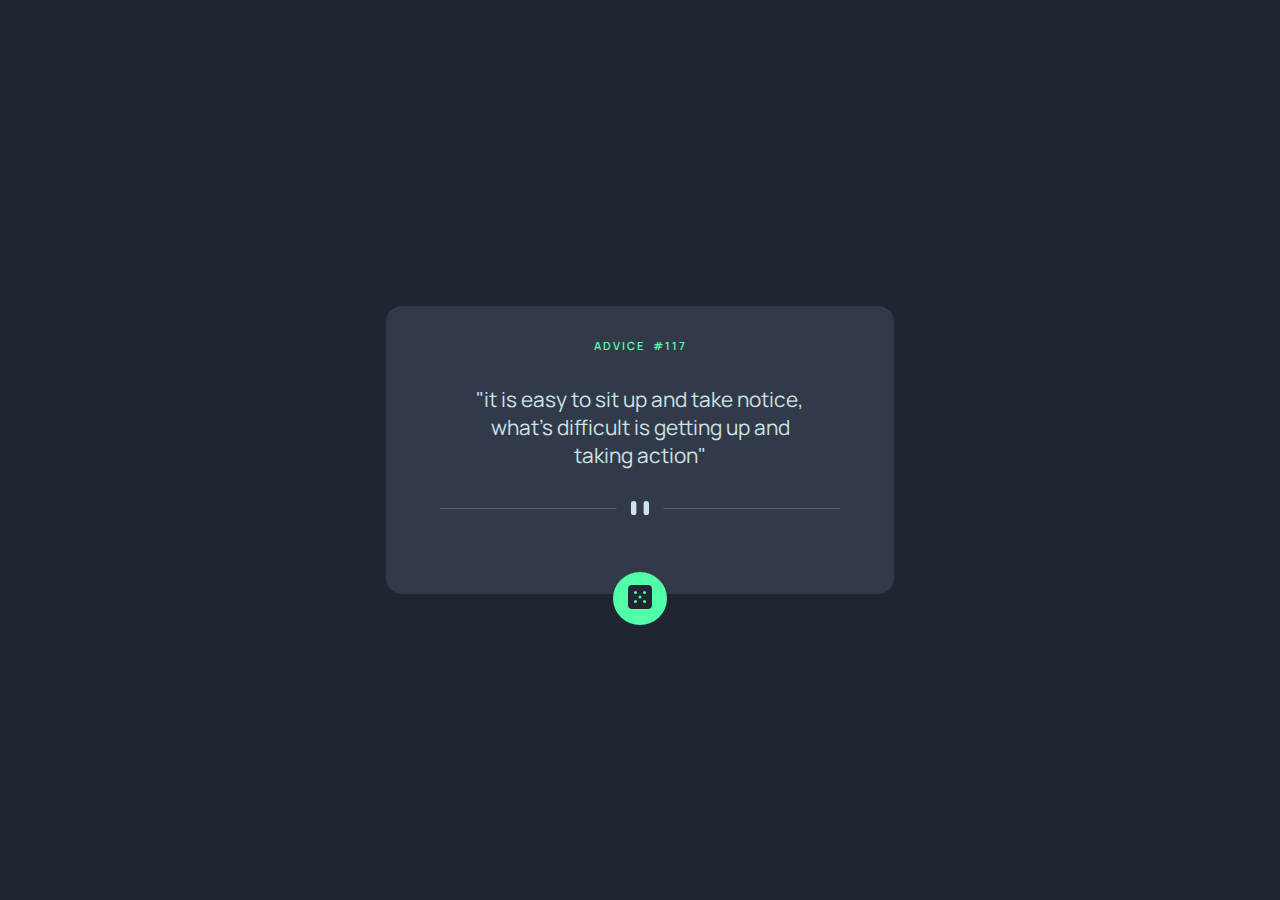
<file: advice-generator-app-main/index.html>
<!DOCTYPE html>
<html lang="en">
  <head>
    <meta charset="UTF-8" />
    <meta name="viewport" content="width=device-width, initial-scale=1.0" />
    <!-- displays site properly based on user's device -->

    <link
      rel="icon"
      type="image/png"
      sizes="32x32"
      href="./images/favicon-32x32.png"
    />
    <link
      href="https://fonts.googleapis.com/css2?family=Manrope:wght@800&display=swap"
      rel="stylesheet"
    />

    <link rel="stylesheet" href="style.css" />

    <title>Frontend Mentor | Advice generator app</title>
  </head>
  <body>
    <main>
      <div class="container">
        <div class="advice-container">
          <p>Advice</p>
          <p class="advice-id">#117</p>
        </div>
        <div class="generated-advice">
          "it is easy to sit up and take notice, what's difficult is getting up
          and taking action"
        </div>
        <div>
          <img
            src="./images/pattern-divider-desktop.svg"
            alt="pattern desing"
            class="pattern"
          />
        </div>
        <button class="dice">
          <img src="./images/icon-dice.svg" alt="dice" class="" />
        </button>
      </div>
    </main>

    <script src="generate.js"></script>
  </body>
</html>
</file>
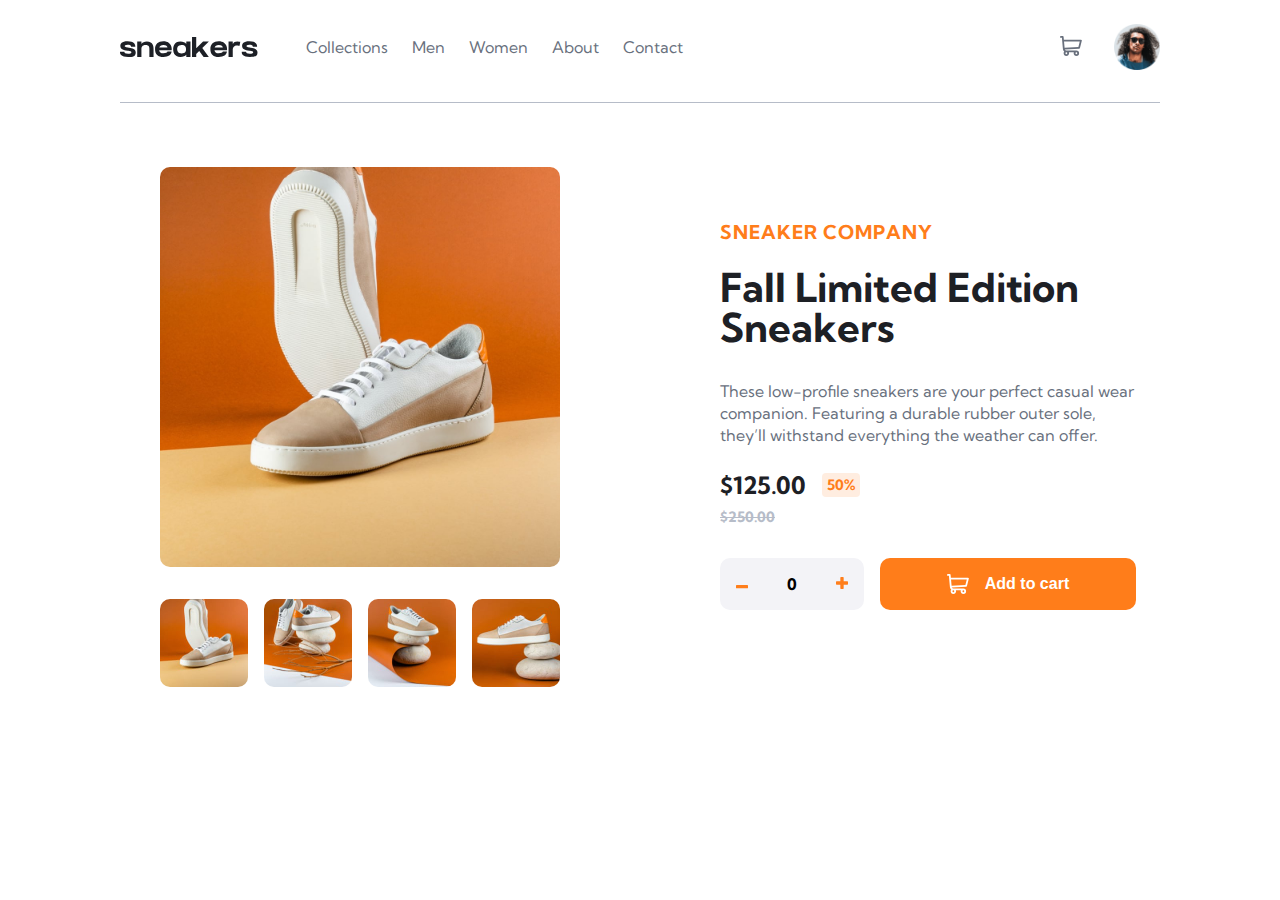
<file: ecommerce-product-page-main/index.html>
<!DOCTYPE html>
<html lang="en">
  <head>
    <meta charset="UTF-8" />
    <meta name="viewport" content="width=device-width, initial-scale=1.0" />
    <!-- displays site properly based on user's device -->
    <link rel="stylesheet" href="style.css" />
    <link
      href="https://fonts.googleapis.com/css2?family=Kumbh+Sans:wght@400;700&display=swap"
      rel="stylesheet"
    />
    <link
      rel="icon"
      type="image/png"
      sizes="32x32"
      href="./images/favicon-32x32.png"
    />

    <title>Frontend Mentor | E-commerce product page</title>
  </head>
  <header>
    <nav class=>
      <div class="nav-container">
        <div class="nav-left">
          
          <img
            src="./images/icon-menu.svg"
            id="menu-btn"
            alt="menu"
            class="nav-menu hidden mobile-visible  "
          />
          <img src="./images/logo.svg" alt="logo" class="nav-logo" />
          <div class="overlay "></div>
          <ul class="nav-links mobile-hidden  ">
            <img
              src="./images/icon-close.svg"
              alt="close"
              class="close-btn hidden mobile-visible"
            />
            <li class="nav-link"><a href="#Colletions">Collections</a></li>
            <li class="nav-link"><a href="#Men">Men</a></li>
            <li class="nav-link"><a href="#Women">Women</a></li>
            <li class="nav-link"><a href="#About">About</a></li>
            <li class="nav-link"><a href="#Contact">Contact</a></li>
          </ul>
        </div>
        <div class="nav-right">
          <!-- Cart -->
          <div class="cart-container">
            <button class="cart-btn">
              <span class="indicator hidden"></span>
              <img src="./images/icon-cart.svg" alt="cart" class="cart" />
            </button>
            <div class="cart-box hidden">
              <p class="cart-heading">Cart</p>
              <div class="line"></div>
              <div class="cart-content ">
                <p class="cart-empty padding">Your cart is empty</p>
              </div>
            </div>
          </div>
          <img src="./images/image-avatar.png" alt="avatar" class="avatar" />
        </div>
      </div>
    </nav> 
  </header>
  
  <body>
    <main>
      <div class="main-container">
        <div class="img-container">
          <img
            src="./images/image-product-1.jpg"
            alt="product"
            class="main-img"
          />
          <div class="mobile-previous mobile-visible">
            <img src="images/icon-previous.svg" alt="previous product" />
          </div>

          <div class="mobile-next mobile-visible">
            <img src="images/icon-next.svg" alt="next product" />
          </div>

          <div class="preview mobile-hidden">
            <img
              class="preview-img"
              src="./images/image-product-1-thumbnail.jpg"
              alt="image"
              data-id=1
            />
            <img
              class="preview-img"
              src="./images/image-product-2-thumbnail.jpg"
              alt="image"
              data-id=2
            />
            <img
              class="preview-img"
              src="./images/image-product-3-thumbnail.jpg"
              alt="image"
              data-id=3
            />
            <img
              class="preview-img"
              src="./images/image-product-4-thumbnail.jpg"
              alt="image"
              data-id=4
            />
          </div>
        </div>
        <div class="content-container">
          <p class="company">SNEAKER COMPANY</p>
          <h1 class="title">Fall Limited Edition Sneakers</h1>
          <p class="info">
            These low-profile sneakers are your perfect casual wear companion.
            Featuring a durable rubber outer sole, they’ll withstand everything
            the weather can offer.
          </p>
          <div class="price">
            <div class="new-price">
              <p class="now">$125.00</p>
              <span class="discount">50%</span>
            </div>
            <p class="old-price">$250.00</p>
          </div>
          <div class="buttons">
            <div class="amount-btn">
              <button class="minus">
                <img src="./images/icon-minus.svg" alt="minus" />
              </button>
              <p class="amount">0</p>
              <button class="plus">
                <img src="./images/icon-plus.svg" alt="plus" />
              </button>
            </div>
            <button class="add-cart-btn">
              <img src="./images/icon-cart.svg" alt="cart" class="cart-img" />
              <p class="cart-text">Add to cart</p>
            </button>
          </div>
        </div>
      </div>
      
    
    <div class="click-img hidden">
      <div class="slider">
        <button class="close-slider">
          <img src="./images/icon-close.svg" alt="close" class="close-btn" />
        </button>
        <img
          src="./images/image-product-1.jpg"
          class="click-image-src"
          alt="product"
        />
        <button class="next">
          <img src="./images/icon-next.svg" alt="next" class="next-img" />
        </button>
        <button class="previous">
          <img src="./images/icon-previous.svg" alt="previos" class="previous-img" />
        </button>
      </div>
      <div class="preview">
        <img
          class="preview-img "
          src="./images/image-product-1-thumbnail.jpg"
          alt="image"
          data-id=1
        />
        <img
          class="preview-img "
          src="./images/image-product-2-thumbnail.jpg"
          alt="image"
          data-id=2
        />
        <img
          class="preview-img "
          src="./images/image-product-3-thumbnail.jpg"
          alt="image"
          data-id=3
        />
        <img
          class="preview-img "
          src="./images/image-product-4-thumbnail.jpg"
          alt="image"
          data-id=4
        />
      </div>
    </div>
    </main>
    <script src="script.js"></script>
  </body>
</html>
</file>
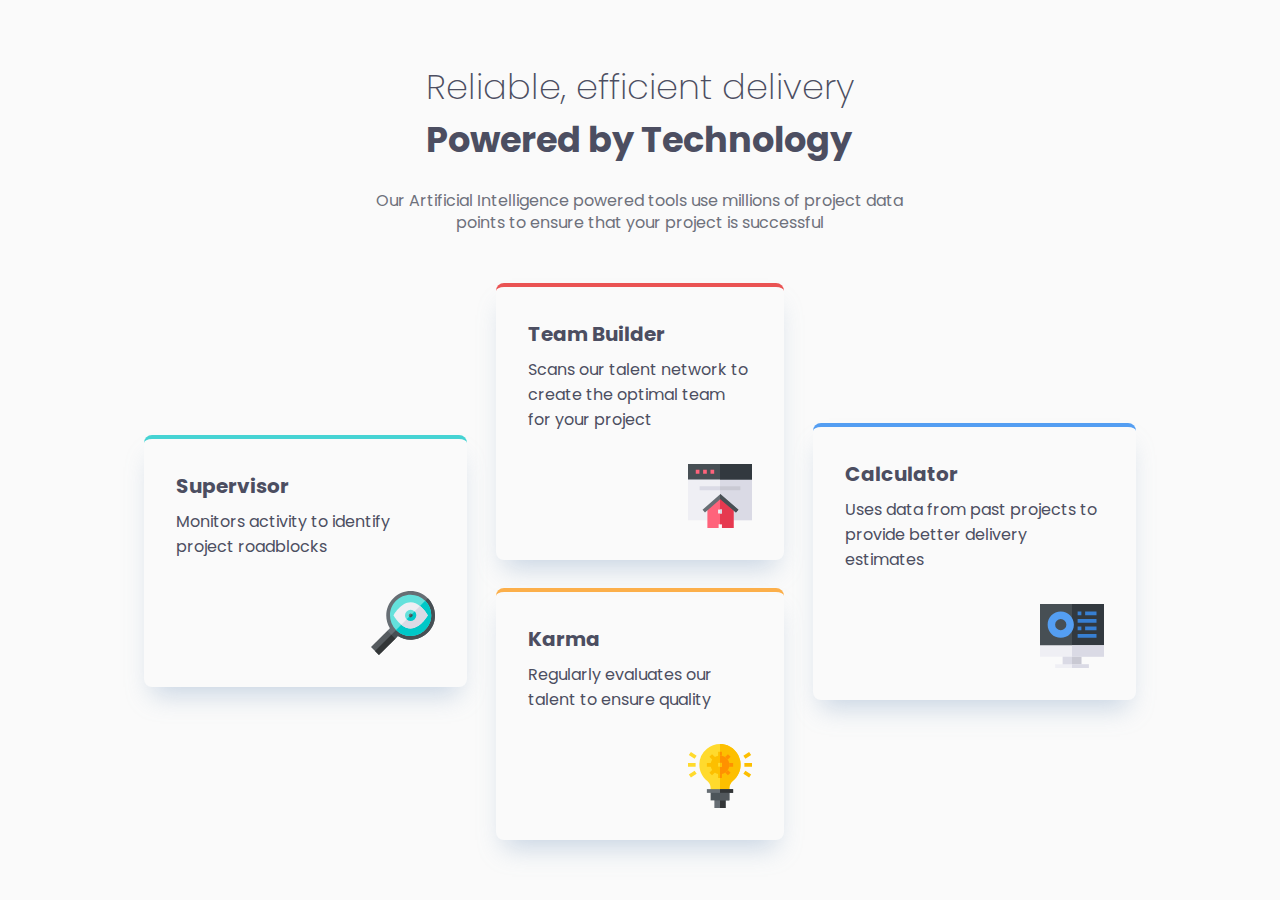
<file: four-card-feature-section-master/index.html>
<!DOCTYPE html>
<html lang="en">
  <head>
    <meta charset="UTF-8" />
    <meta name="viewport" content="width=device-width, initial-scale=1.0" />
    <!-- displays site properly based on user's device -->
    <link rel="stylesheet" href="fourcard.css" />
    <link
      href="https://fonts.googleapis.com/css2?family=Poppins:wght@200;400;600&display=swap"
      rel="stylesheet"
    />
    <link
      rel="icon"
      type="image/png"
      sizes="32x32"
      href="./images/favicon-32x32.png"
    />

    <title>Frontend Mentor | Four card feature section</title>
  </head>
  <body>
    <header class="header">
      <div class="header-1">
        <h2 class="header-2">Reliable, efficient delivery</h2>
        <h2 class="header-3">Powered by Technology</h2>
      </div>

      <p class="header-4">
        Our Artificial Intelligence powered tools use millions of project data
        points to ensure that your project is successful
      </p>
    </header>
    <main>
      <div class="container">
        <div class="box box-1">
          <h3 class="box-head">Supervisor</h3>

          <p class="box-p">Monitors activity to identify project roadblocks</p>
          <img
            class="img"
            src="images/icon-supervisor.svg"
            alt="magnifying glass , Supervisor"
          />
        </div>
        <div class="box box-2">
          <h3 class="box-head">Team Builder</h3>

          <p class="box-p">
            Scans our talent network to create the optimal team for your project
          </p>
          <img
            class="img"
            src="images/icon-team-builder.svg"
            alt="House , Team Builder"
          />
        </div>

        <div class="box box-3">
          <h3 class="box-head">Karma</h3>
          <p class="box-p">Regularly evaluates our talent to ensure quality</p>
          <img
            class="img"
            src="images/icon-karma.svg"
            alt="Karma , lightbulb"
          />
        </div>

        <div class="box box-4">
          <h3 class="box-head">Calculator</h3>
          <p class="box-p">
            Uses data from past projects to provide better delivery estimates
          </p>
          <img class="img" src="images/icon-calculator.svg" alt="Calculator " />
        </div>
      </div>
    </main>
  </body>
</html>
</file>
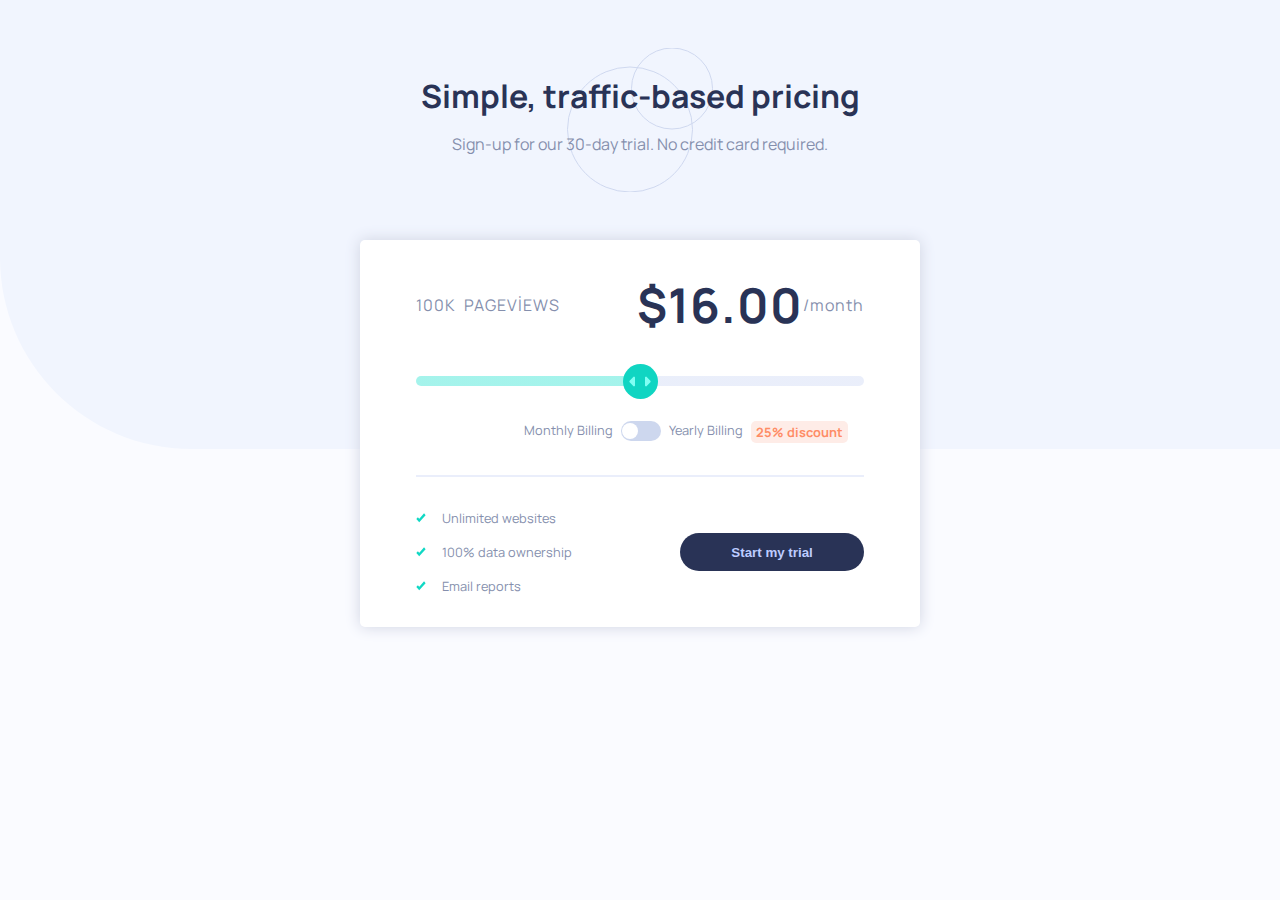
<file: interactive-pricing-component-mainn/index.html>
<!DOCTYPE html>
<html lang="en">
  <head>
    <meta charset="UTF-8" />
    <meta name="viewport" content="width=device-width, initial-scale=1.0" />
    <!-- displays site properly based on user's device -->
    <link rel="stylesheet" href="project.css" />
    <link
      href="https://fonts.googleapis.com/css2?family=Manrope:wght@600;800&display=swap"
      rel="stylesheet"
    />

    <link
      rel="icon"
      type="image/png"
      sizes="32x32"
      href="./images/favicon-32x32.png"
    />

  <title>Frontend Mentor | Interactive pricing component</title>
  <body>
  </head>
  <header class="header">
    <h1 class="headline">Simple, traffic-based pricing</h1>
    <p class="paragraph">
      <span>Sign-up for our 30-day trial.</span>
      <span>No credit card required. </span>
      
    </p>
  </header>
  <main>
    <div class="container">
       <div class="price-section"> 
         <div class="Pageviews"> <span class="views">10K</span>PAGEVİEWS</div>
         <div class="pricing pricing-media1">
          
           <span class="price">$8.00</span >
            <span class="subtype">/month</span>
          </div>
       </div>
       <div class="slider">
        
       
        <input type="range" min="1" max="5" step="1" value="3" class="myrange">
       </div>
       <div class="pricing pricing-media">
         <span class="price price-media">$8.00</span>
         <span class="subtype">/month</span>
        </div>
      <div class="billing">
        <p>Monthly Billing</p>
        <label class="switch ">
        <input type="checkbox" id="bill">
        <span class="toggle-slider"></span>
        </label>
        <p> Yearly Billing </p>
        <p class="discount">25% discount</p>
        <p class="discount discount-media">-25%</p>
        </div>
      <div class="trial">
        <div class="trial-flex">
          <div class="list1">
              <img src="./images/icon-check.svg" alt="">
              <p> Unlimited websites</p>
          </div>
          <div class="list2">
            <img src="./images/icon-check.svg" alt="">
            <p> 100% data ownership</p>
          </div>
          <div class="list3">
            <img src="./images/icon-check.svg" alt="">
            <p> Email reports</p>
          </div>
        </div>
          <button class="btn">Start my trial</button>
      </div>
    </div>
      
  </main>
  <script src="project.js"></script>
</body>
</html>
</file>
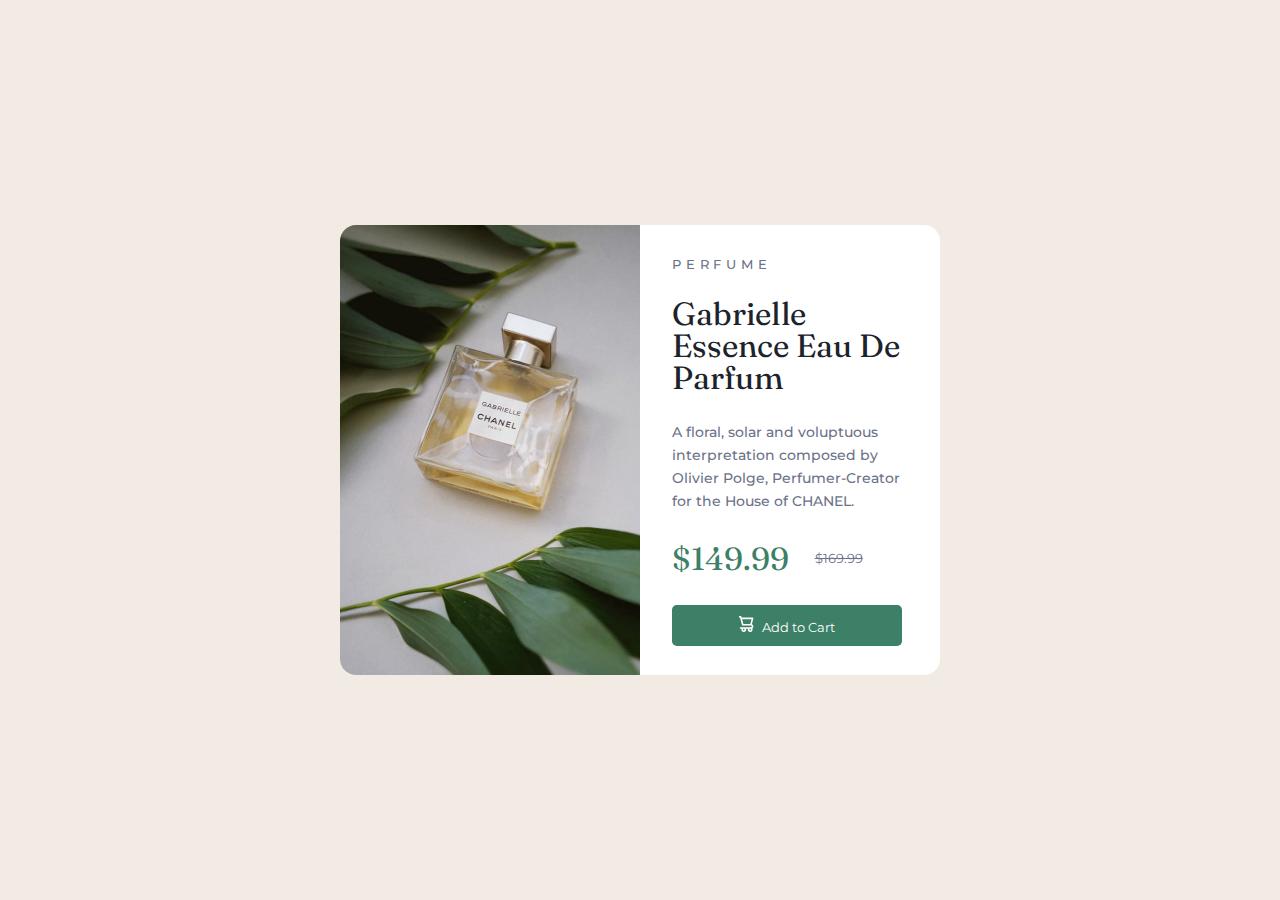
<file: product-preview-card-component-main/index.html>
<!DOCTYPE html>
<html lang="en">
  <head>
    <meta charset="UTF-8" />
    <meta name="viewport" content="width=device-width, initial-scale=1.0" />
    <!-- displays site properly based on user's device -->

    <link
      rel="icon"
      type="image/png"
      sizes="32x32"
      href="./images/favicon-32x32.png"
    />
    <link rel="stylesheet" href="product.css" />
    <link
      href="https://fonts.googleapis.com/css2?family=Montserrat:wght@500;700&display=swap"
      rel="stylesheet"
    />

    <link
      href="https://fonts.googleapis.com/css2?family=Fraunces:wght@700&display=swap"
      rel="stylesheet"
    />

    <title>Frontend Mentor | Product preview card component</title>
  </head>
  <body>
    <section>
      <div class="container">
        <div class="grid">
          <div class="container-img">
            <img
              src="../product-preview-card-component-main/images/image-product-desktop.jpg"
              alt="design photo"
              class="product-img"
            />
          </div>
          <div class="container-body">
            <p class="head">perfume</p>
            <p class="type">Gabrielle Essence Eau De Parfum</p>
            <p class="description">
              A floral, solar and voluptuous interpretation composed by Olivier
              Polge, Perfumer-Creator for the House of CHANEL.
            </p>
            <div class="price">
              <p class="price-1">$149.99</p>
              <p class="price-2">$169.99</p>
            </div>
            <div class="cart">
              <button class="cta">
                <img
                  src="../product-preview-card-component-main/images/icon-cart.svg"
                  alt="cart"
                />Add to Cart
              </button>
            </div>
          </div>
        </div>
      </div>
    </section>
  </body>
</html>
</file>
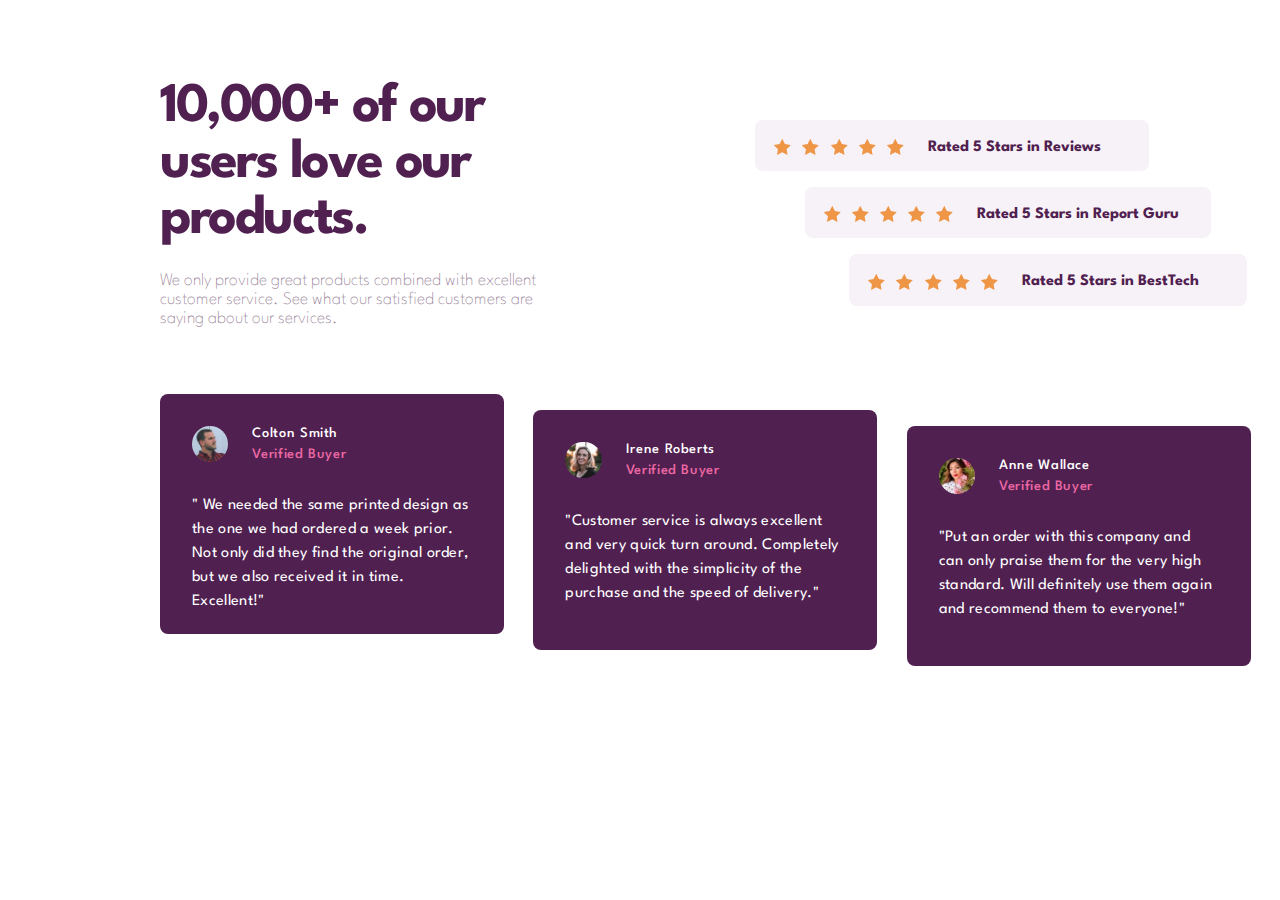
<file: social-proof-section-master/index.html>
<!DOCTYPE html>
<html lang="en">
  <head>
    <meta charset="UTF-8" />
    <meta name="viewport" content="width=device-width, initial-scale=1.0" />
    <!-- displays site properly based on user's device -->
    <link
      href="https://fonts.googleapis.com/css2?family=League+Spartan:wght@400;500;700&display=swap"
      rel="stylesheet"
    />

    <link rel="stylesheet" href="proofsection.css" />
    <link
      <link
      rel="icon"
      type="image/png"
      sizes="32x32"
      href="./images/favicon-32x32.png"
    />

    <title>Frontend Mentor | Social proof section</title>
  </head>
  <body>
    <main>
      <section class="parent">
        <div class="container">
          <div class="container-1">
            <h1 class="container-1-1">
              10,000+ of our users love our products.
            </h1>
            <h2 class="container-1-2">
              We only provide great products combined with excellent customer
              service. See what our satisfied customers are saying about our
              services.
            </h2>
          </div>
          <div class="container-2">
            <div class="container-2-1 margin-1">
              <div class="container-2-1-1">
                <img src="images/icon-star.svg" alt="Star" class="star" />
                <img src="images/icon-star.svg" alt="Star" class="star" />
                <img src="images/icon-star.svg" alt="Star" class="star" />
                <img src="images/icon-star.svg" alt="Star" class="star" />
                <img src="images/icon-star.svg" alt="Star" class="star" />
              </div>
              <div class="container-2-1-2">Rated 5 Stars in Reviews</div>
            </div>

            <div class="container-2-1 margin-2 starpadding-1">
              <div class="container-2-1-1">
                <img src="images/icon-star.svg" alt="Star" class="star" />
                <img src="images/icon-star.svg" alt="Star" class="star" />
                <img src="images/icon-star.svg" alt="Star" class="star" />
                <img src="images/icon-star.svg" alt="Star" class="star" />
                <img src="images/icon-star.svg" alt="Star" class="star" />
              </div>
              <div class="container-2-1-2">Rated 5 Stars in Report Guru</div>
            </div>

            <div class="container-2-1 margin-3 starpadding">
              <div class="container-2-1-1">
                <img src="images/icon-star.svg" alt="Star" class="star" />
                <img src="images/icon-star.svg" alt="Star" class="star" />
                <img src="images/icon-star.svg" alt="Star" class="star" />
                <img src="images/icon-star.svg" alt="Star" class="star" />
                <img src="images/icon-star.svg" alt="Star" class="star" />
              </div>
              <div class="container-2-1-2">Rated 5 Stars in BestTech</div>
            </div>
          </div>
        </div>
        <div class="containerr">
          <div class="container-3">
            <div class="container-3-1">
              <img
                src="images/image-colton.jpg"
                alt="costumer picture"
                class="costumerimg-1"
              />
              <div class="container-3-2">
                <p class="container-3-2-1">Colton Smith</p>
                <p class="container-3-2-2">Verified Buyer</p>
              </div>
            </div>
            <div class="container-3-3">
              " We needed the same printed design as the one we had ordered a
              week prior. Not only did they find the original order, but we also
              received it in time. Excellent!"
            </div>
          </div>
          <div class="container-3 margin-4">
            <div class="container-3-1">
              <img
                src="images/image-irene.jpg"
                alt="costumer picture"
                class="costumerimg-1"
              />
              <div class="container-3-2">
                <p class="container-3-2-1">Irene Roberts</p>
                <p class="container-3-2-2">Verified Buyer</p>
              </div>
            </div>
            <div class="container-3-3">
              "Customer service is always excellent and very quick turn around.
              Completely delighted with the simplicity of the purchase and the
              speed of delivery."
            </div>
          </div>
          <div class="container-3 margin-5">
            <div class="container-3-1">
              <img
                src="images/image-anne.jpg"
                alt="costumer picture"
                class="costumerimg-1"
              />
              <div class="container-3-2">
                <p class="container-3-2-1">Anne Wallace</p>
                <p class="container-3-2-2">Verified Buyer</p>
              </div>
            </div>
            <div class="container-3-3">
              "Put an order with this company and can only praise them for the
              very high standard. Will definitely use them again and recommend
              them to everyone!"
            </div>
          </div>
        </div>
      </section>
    </main>
  </body>
</html>
</file>
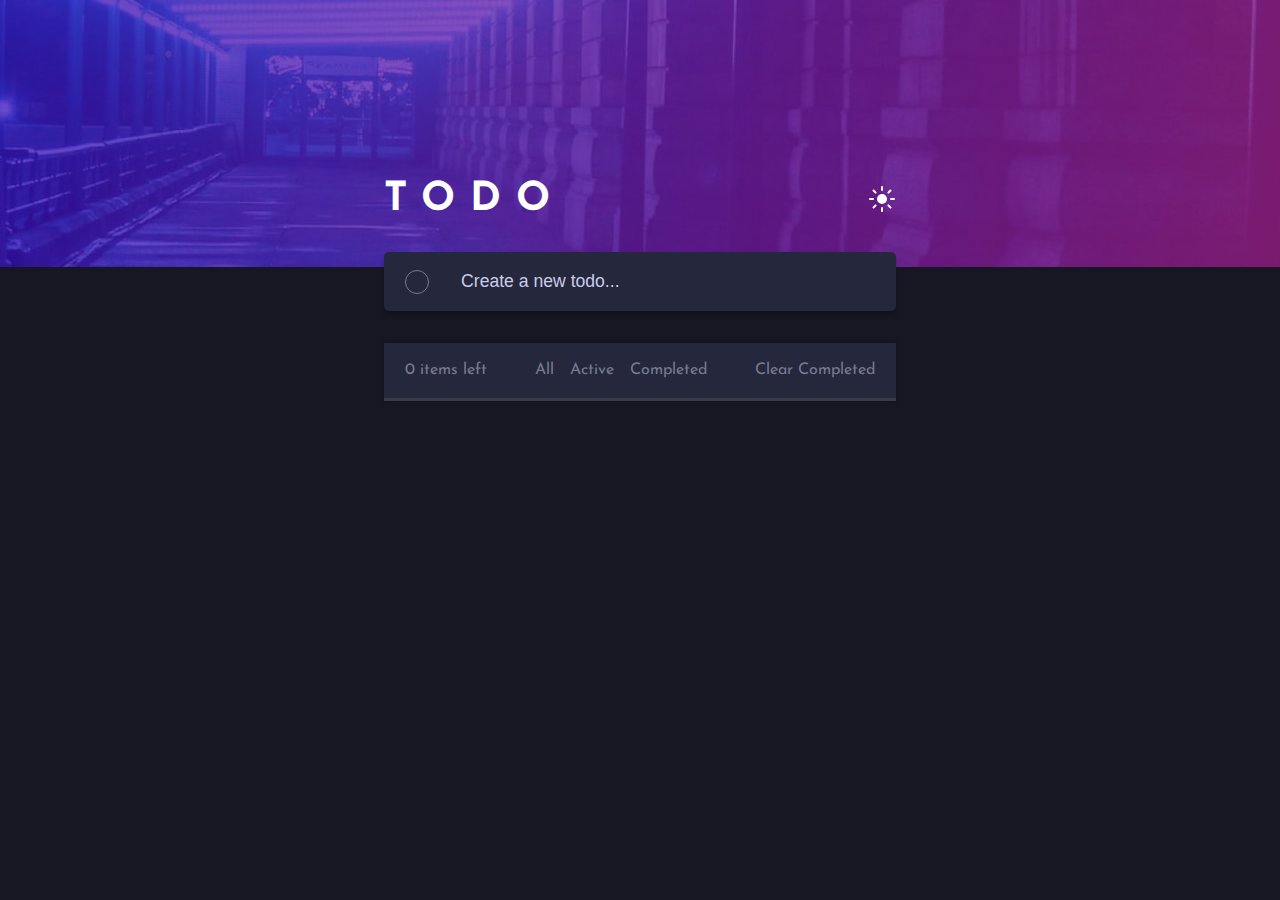
<file: todo-app-main/index.html>
<!DOCTYPE html>
<html lang="en">
  <head>
    <meta charset="UTF-8" />
    <meta name="viewport" content="width=device-width, initial-scale=1.0" />
    <!-- displays site properly based on user's device -->
    <link
      href="https://fonts.googleapis.com/css2?family=Josefin+Sans:wght@400;700&display=swap"
      rel="stylesheet"
    />
    <link
      rel="icon"
      type="image/png"
      sizes="32x32"
      href="./images/favicon-32x32.png"
    />
    <link rel="stylesheet" href="style.css" />
    <title>Frontend Mentor | Todo app</title>
  </head>
  <body class="" data-theme="Dark" data-theme="Light">
    <main>
      <div></div>

      <div class="container">
        <div class="header">
          <h1 class="headline">TODO</h1>
          <button class="toggle-mode mobile">
            <img
              src="./images/icon-sun.svg"
              alt="sun icon toggle switcher"
              class="toggle-img"
            />
          </button>
        </div>
        <div class="todo-section">
          <div class="todo-circle"></div>
          <label for="todo-input"> </label>
          <input
            type="text"
            class="todo-input"
            name="todo-input"
            placeholder="Create a new todo..."
          />
        </div>
        <div class="todo-list">
          <ul class="todo-list-select"></ul>
        </div>
        <div class="todo-tools-container">
          <div class="items-left">
            <span class="items-count">0</span>
            <p>items left</p>
          </div>
          <div class="todo-tools">
            <div class="todo-three-container">
              <div class="todo-tools-all">All</div>
              <div class="todo-tools-active">Active</div>
              <div class="todo-tools-completed">Completed</div>
            </div>
          </div>
          <div class="todo-tools-clear">Clear Completed</div>
        </div>
      </div>
    </main>
    <script src="script.js"></script>
  </body>
</html>
</file>
<file: advice-generator-app-main/style.css>
/* 
### Primary

- Light Cyan: hsl(193, 38%, 86%)
- Neon Green: hsl(150, 100%, 66%)

### Neutral

- Grayish Blue: hsl(217, 19%, 38%)
- Dark Grayish Blue: hsl(217, 19%, 24%)
- Dark Blue: hsl(218, 23%, 16%) */

* {
  padding: 0;
  margin: 0;
  box-sizing: border-box;
}

body {
  font-family: "Manrope", sans-serif;

  height: 100vh;
  font-size: 62.5%;
  max-width: 1440px;
  display: flex;
  align-items: center;
  justify-content: center;
  flex-direction: column;
  background-color: hsl(218, 23%, 16%);
}

.container {
  display: flex;
  flex-direction: column;

  background-color: hsl(217, 19%, 24%);

  min-height: 18rem;
  text-align: center;
  padding: 2rem;
  border-radius: 1rem;
  gap: 2rem;
  position: relative;
}

.advice-container {
  color: hsl(150, 100%, 66%);
  gap: 0.5rem;
  letter-spacing: 2px;
  display: flex;
  justify-content: center;
  text-transform: uppercase;
  font-size: 0.7rem;
  font-weight: 600;
}

.generated-advice {
  color: hsl(193, 38%, 86%);
  max-width: 22rem;
  align-self: center;
  font-size: 1.3rem;
}

.pattern {
  width: 90%;
}

.dice {
  position: absolute;
  left: 50%;
  bottom: -31px;
  transform: translateX(-50%);
  background-color: hsl(150, 100%, 66%);
  border: none;
  padding: 13px 15px;
  border-radius: 50%;
  cursor: pointer;
}

.dice:hover {
  box-shadow: 0px 0px 25px hsl(150, 100%, 66%);
}

@media (max-width: 530px) {
  .container {
    min-height: 10rem;
    gap: 1.5rem;
    max-width: 20rem;
  }
}
</file>
<file: ecommerce-product-page-main/style.css>
/* ## Layout

The designs were created to the following widths:

- Mobile: 375px
- Desktop: 1440px

## Colors

### Primary

- Orange: hsl(26, 100%, 55%)
- Pale orange: hsl(25, 100%, 94%)

### Neutral

- Very dark blue: hsl(220, 13%, 13%)
- Dark grayish blue: hsl(219, 9%, 45%)
- Grayish blue: hsl(220, 14%, 75%)
- Light grayish blue: hsl(223, 64%, 98%)
- White: hsl(0, 0%, 100%)
- Black (with 75% opacity for lightbox background): hsl(0, 0%, 0%) */
* {
  padding: 0;
  margin: 0;
  box-sizing: border-box;
}

body {
  font-family: "Kumbh Sans", sans-serif;

  font-size: 62.5%;
  max-width: 1440px;
}

.hidden {
  display: none !important;
}

.nav-links {
  display: flex;
  list-style: none;
  gap: 1.5rem;
  font-size: 1rem;
  margin-left: 3rem;
  justify-content: center;
}

.nav-link {
  position: relative;
}

.nav-link:hover::after {
  content: "";
  position: absolute;
  bottom: -45px;
  border-radius: 3px;
  display: block;
  background-color: hsl(26, 100%, 55%);
  width: 100%;
  height: 3px;
}
a {
  text-decoration: none;
  color: hsl(219, 9%, 45%);
}

.cart {
  width: 22px;
}

.cart:hover {
  filter: brightness(0);
  cursor: pointer;
}

.cart-btn {
  border: none;
  background: transparent;
  position: relative;
}

.avatar {
  width: 46px;

  cursor: pointer;
}

.avatar:hover {
  /* box-shadow: 0 0 0 2px hsl(26, 100%, 55%); */
  outline: 2px solid hsl(26, 100%, 55%);
  border-radius: 50%;
}

.nav-left {
  display: flex;
  align-items: center;
}

.nav-right {
  display: flex;
  justify-content: flex-end;
  align-items: center;
  gap: 2rem;
}
.indicator {
  background-color: hsl(26, 100%, 55%);
  padding: 0.1rem 0.35rem;
  border-radius: 50%;
  color: white;
  position: absolute;
  top: -11px;
  right: -3px;
}

.nav-container {
  display: flex;
  justify-content: space-between;
  max-width: 1100px;
  margin: 1.5rem 7.5rem;
  border-bottom: 1px solid hsl(220, 14%, 75%);
  padding-bottom: 2rem;
}

.main-container {
  display: flex;
  max-width: 1136px;
  gap: 10rem;
  justify-content: center;
  align-items: center;
  margin: 0 6rem;
}

.img-container,
.click-img {
  cursor: pointer;
}

.click-img {
  position: absolute;
  top: 0;
  bottom: 0;
  left: 0;
  right: 0;
  background-color: rgba(0, 0, 0, 0.75);
  display: flex;
  align-items: center;
  flex-direction: column;
  justify-content: center;
  gap: 1rem;
}
.click-image-src {
  max-width: 500px;
  border-radius: 10px;
}

.slider {
  position: relative;
}
.close-slider {
  position: absolute;
  top: -40px;
  right: 3px;
  color: orange;
  background-color: transparent;
  border: none;
  cursor: pointer;
}

.close-btn {
  filter: invert(99%) sepia(0%) saturate(0%) hue-rotate(46deg) brightness(180%)
    contrast(100%);
}

.close-btn:hover {
  filter: invert(65%) sepia(41%) saturate(6177%) hue-rotate(348deg)
    brightness(106%) contrast(101%);
  cursor: pointer;
}

.next {
  position: absolute;
  right: -4%;
  top: 44%;
  border: none;
  background-color: white;
  width: 40px;
  height: 40px;
  display: flex;
  align-items: center;
  justify-content: center;
  border-radius: 50%;
  cursor: pointer;
  z-index: 10;
  padding-left: 3px;
}

.next-img:hover,
.previous-img:hover {
  filter: invert(65%) sepia(41%) saturate(6177%) hue-rotate(348deg)
    brightness(106%) contrast(101%);
}

.previous {
  position: absolute;
  left: -4%;
  top: 44%;
  border: none;
  background-color: white;
  width: 40px;
  height: 40px;
  display: flex;
  align-items: center;
  justify-content: center;
  border-radius: 50%;
  padding-right: 5px;

  cursor: pointer;
  z-index: 10;
}

.main-img {
  max-width: 400px;
  margin-top: 2.5rem;
  border-radius: 10px;
}

.img-container {
  display: flex;
  flex-direction: column;
  align-items: center;
  gap: 2rem;
}

.preview {
  display: flex;

  gap: 1rem;
}
.preview-img {
  border-radius: 10px;
  max-width: 88px;
  transition: all 0.3s ease-in-out;
}

.preview-img:hover {
  transform: translateY(-2px);

  opacity: 0.5;
}

.content-container {
  display: flex;
  flex-direction: column;
  max-width: 400px;
}

.buttons {
  display: flex;
}

.new-price {
  display: flex;
  justify-content: flex-start;
  align-items: center;
  gap: 1rem;
  margin-bottom: 0.5rem;
}

.company {
  color: hsl(26, 100%, 55%);
  margin-top: 1rem;
  margin-bottom: 1.5rem;

  font-size: 1.2rem;
  letter-spacing: 1px;
  font-weight: 700;
}

.title {
  font-size: 2.5rem;
  font-weight: 700;
  min-width: 24rem;
  line-height: 40px;
  margin-bottom: 2rem;
  color: hsl(220, 13%, 13%);
}

.info {
  font-size: 1rem;
  color: hsl(219, 9%, 45%);
  line-height: 22px;
  min-width: 26rem;
  margin-bottom: 1.5rem;
}

.now {
  color: hsl(220, 13%, 13%);
  font-weight: 700;
  font-size: 1.5rem;
}

.discount {
  color: hsl(26, 100%, 55%);
  padding: 0.2rem 0.3rem;
  background-color: hsl(25, 100%, 94%);
  border-radius: 4px;
  font-size: 0.9rem;
  font-weight: 700;
}

.old-price {
  color: hsl(220, 14%, 75%);
  font-size: 0.9rem;
  font-weight: 700;
  text-decoration: line-through;
  margin-bottom: 2rem;
}

.amount-btn {
  display: flex;

  background-color: hsl(240, 20%, 96%);
  gap: 1rem;
  justify-content: space-between;
  align-items: center;
  font-size: 1rem;
  min-height: 3rem;
  min-width: 9rem;
  padding: 1rem;
  border-radius: 10px;
  font-weight: 700;
}

.minus,
.plus {
  border: none;
  background-color: transparent;
  cursor: pointer;
}

.buttons {
  gap: 1rem;
}

.add-cart-btn {
  color: white;
  background-color: hsl(26, 100%, 55%);
  border: none;
  min-width: 16rem;
  border-radius: 10px;
  display: flex;
  justify-content: center;
  align-items: center;
  gap: 1rem;
  font-weight: 700;
  font-size: 1rem;
}

.add-cart-btn:hover {
  box-shadow: 0px 2px 15px hsl(26, 73%, 64%);
  opacity: 75%;
}

.cart-container {
  position: relative;
}

.cart-box {
  position: absolute;
  right: -82px;
  top: 45px;
  z-index: 30;
  width: 310px;
  height: 230px;
  background-color: white;
  box-shadow: 0px 0px 12px 0px #000000;
  border-radius: 10px;
  display: flex;
  flex-direction: column;
}
.cart-heading {
  font-size: 1.1rem;
  font-weight: 700;
  padding: 1rem;
}
.line {
  width: 100%;
  height: 1px;
  background-color: rgba(128, 128, 128, 0.616);
}

.cart-content {
  font-size: 0.8rem;
  text-align: center;
}

.cart-img {
  filter: brightness(5);
}
.mobile-visible {
  display: none;
}

.product {
  display: flex;
  flex-direction: column;
}
.product-img {
  width: 50px;
  border-radius: 6px;
}
.product-container {
  display: flex;
  gap: 1rem;
  justify-content: flex-start;
  margin: 1rem;
}

.checkout-btn {
  background-color: hsl(26, 100%, 55%);
  border-radius: 8px;
  border: none;
  color: white;
  font-weight: 700;
  font-size: 1.1rem;
  font-family: inherit;
  padding: 0.8rem;
  cursor: pointer;
  margin: 1rem;
}
.product-info {
  display: flex;
  flex-direction: column;
  gap: 0.5rem;
}
.delete-btn {
  cursor: pointer;
  max-width: 30px;
  background-color: transparent;
  border: none;
}
.delete-img {
  min-width: 1.1rem;
}
.product-title {
  display: flex;
  justify-content: flex-start;
  min-width: 11rem;
  font-size: 0.8rem;
}
.product-price {
  display: flex;
  justify-content: flex-start;
  gap: 0.3rem;
  font-size: 0.8rem;
  font-weight: 400;
}

.margin-top {
  margin-top: 3rem;
}

@media (max-width: 1030px) {
  .main-container {
    max-width: 800px;
    gap: 2rem;
  }

  .nav-container {
    max-width: 800px;
  }
  .main-img {
    max-width: 300px;
  }

  .info {
    max-width: 15rem;
  }

  .preview-img {
    max-width: 60px;
  }
  .nav-links {
    gap: 0.7rem;
    margin-left: 1rem;
  }
  .nav-right {
    gap: 1rem;
  }

  .nav-left {
    gap: 1rem;
  }
}

@media (max-width: 860px) {
  .main-container {
    max-width: 500px;
    gap: 2rem;
  }

  .info {
    min-width: 13rem;
    font-size: 0.7rem;
  }

  .title {
    min-width: 13rem;
    font-size: 1.5rem;
  }
  .add-cart-btn {
    min-width: 11rem;
  }
  .company {
    font-size: 0.8rem;
  }
  .nav-links {
    font-size: 0.7rem;
  }
  .main-img {
    max-width: 200px;
  }

  .preview-img {
    max-width: 40px;
  }

  .avatar {
    width: 30px;
  }
  .cart {
    width: 18px;
  }
  .nav-left {
    margin-right: 1rem;
    gap: 1rem;
  }
}

@media (max-width: 700px) {
  .img-container {
    position: relative;
  }
  .main-img {
    min-width: 370px;
    margin-top: 1rem;
  }

  .mobile-hidden {
    display: none;
  }

  .mobile-visible {
    display: block !important;
  }

  .nav-left {
    gap: 1rem;
  }
  .nav-container {
    padding-bottom: 0px;
    border-bottom: none;
    margin-bottom: 0px;
    justify-content: center;
    gap: 5rem;
  }
  .main-container {
    flex-direction: column;
  }

  .mobile-previous {
    position: absolute;
    left: 5%;
    top: 50%;
    border: none;
    background-color: white;
    width: 30px;
    height: 30px;
    display: flex !important;
    align-items: center;
    justify-content: center;
    border-radius: 50%;
    padding-right: 5px;

    cursor: pointer;
  }
  .mobile-next {
    position: absolute;
    right: 5%;
    top: 50%;
    border: none;
    background-color: white;
    width: 30px;
    height: 30px;
    display: flex !important;
    align-items: center;
    justify-content: center;
    border-radius: 50%;
    padding-left: 3px;

    cursor: pointer;
  }

  .company {
    margin-top: 0px;
    margin-bottom: 0.5rem;
  }

  .title {
    max-width: 20rem;
    line-height: 28px;
    margin-bottom: 1rem;
  }

  .info {
    min-width: 20rem;
    font-size: 0.9rem;
  }

  .price {
    display: flex;
    align-items: center;
    justify-content: space-between;
    margin-bottom: 1rem;
  }

  .old-price {
    margin-bottom: 0.5rem;
    margin-right: 1rem;
  }

  .buttons {
    display: flex;
    flex-direction: column;
  }
  .content-container {
    min-height: 430px;
  }
  .add-cart-btn {
    padding: 1rem;
  }

  .cart-img {
    width: 17px;
  }
  .cart-text {
    font-size: 0.85rem;
  }

  .mobile-nav {
    display: flex !important;
    position: absolute;
    top: 0;
    bottom: 0;
    left: 0;
    width: 60%;
    z-index: 999;
    gap: 2rem;
    padding: 2rem;
    align-items: flex-start;
    margin: 0;
    justify-content: unset;
    flex-direction: column;
    background-color: white;
    min-height: 930px;
  }
  .close-btn {
    filter: none;
  }
  .mobile-overlay {
    position: absolute;
    z-index: 999;
    top: 0;
    bottom: 0;
    left: 0;
    right: 0;
    background-color: black;
    opacity: 60%;
    min-height: 930px;
  }

  a {
    color: hsl(220, 13%, 13%);
    font-weight: 700;
    font-size: 1rem;
  }
  .cart-box {
    position: absolute;
    right: -43px;
    top: 45px;

    width: 330px;
    height: 240px;
    background-color: white;
    box-shadow: 0px 0px 12px 0px #000000;
    border-radius: 10px;
  }

  .add-cart-btn {
    box-shadow: 0px 2px 12px hsl(26, 73%, 64%);
  }
  .nav-menu:hover {
    cursor: pointer;
  }

  .nav-link:hover::after {
    display: none;
  }
}
</file>
<file: four-card-feature-section-master/fourcard.css>
/* ## Layout

The designs were created to the following widths:

- Mobile: 375px
- Desktop: 1440px

## Colors

### Primary

- Red: hsl(0, 78%, 62%)
- Cyan: hsl(180, 62%, 55%)
- Orange: hsl(34, 97%, 64%)
- Blue: hsl(212, 86%, 64%)

### Neutral

- Very Dark Blue: hsl(234, 12%, 34%)
- Grayish Blue: hsl(229, 6%, 66%)
- Very Light Gray: hsl(0, 0%, 98%)

## Typography

### Body Copy

- Font size: 15px

### Fonts

- Family: [Poppins](https://fonts.google.com/specimen/Poppins)
- Weights: 200, 400, 600

 */

* {
  padding: 0;
  margin: 0;
  box-sizing: border-box;
}

picture,
img,
svg {
  display: block;
  max-width: 100%;
}

body {
  display: grid;
  align-content: center;
  min-height: 100vh;
  max-width: 144rem;
  margin: 0 auto;
  font-family: "poppins", sans-serif;
  background-color: hsl(0, 0%, 98%);
  color: hsl(229, 6%, 66%);
}

.header {
  display: flex;
  flex-direction: column;
  align-items: center;
  flex-wrap: wrap;
  gap: 0.5rem;
  color: hsl(234, 12%, 34%);
  padding: 0 4rem;
}
.header-1 {
  margin-bottom: 1rem;
}
.header-2 {
  font-weight: 200;
  font-size: clamp(1.2rem, 5vw, 2.2rem);
}
.header-3 {
  font-size: clamp(1.2rem, 5vw, 2.2rem);
}
.header-4 {
  display: flex;
  flex-wrap: wrap;
  font-size: clamp(0.5rem, 2.5vw, 1rem);
  color: hsl(229, 6%, 46%);
  line-height: 1.4rem;
  max-width: 33.4rem;
  text-align: center;
  margin-bottom: 3rem;
}

.container {
  display: grid;
  grid-template-areas:
    "a b c"
    "a d c";
  align-items: center;
  justify-items: center;

  gap: 1.8rem;
  padding: 0 9rem;
}

.box-1 {
  grid-area: a;
  border-top: 4px solid hsl(180, 62%, 55%);
}

.box-2 {
  grid-area: b;
  border-top: 4px solid hsl(0, 78%, 62%);
}

.box-3 {
  grid-area: d;
  border-top: 4px solid hsl(34, 97%, 64%);
}

.box-4 {
  grid-area: c;
  border-top: 4px solid hsl(212, 86%, 64%);
}

.box {
  max-width: 24rem;
  display: grid;
  box-shadow: 0 1rem 1.5rem -0.5rem hsla(212, 36%, 64%, 0.4);

  border-radius: 0.5rem;
  padding: 2rem;
  gap: 0.5rem;
}

.box-head {
  font-size: clamp(1rem, 4vw, 1.25rem);
  color: hsl(234, 12%, 34%);
}

.box-p {
  color: hsl(234, 12%, 34%);
}

.img {
  justify-self: end;
  margin-top: 1.5rem;
}

@media (max-width: 55rem) {
  .container {
    grid-template-areas:
      "a b"
      "c d";
    padding: 0 7rem;
  }
  .box {
    min-height: 16rem;
    padding: 1.5rem;
  }
  .img {
    max-width: 20%;
    margin-top: 1rem;
  }
}

@media (max-width: 38rem) {
  .container {
    display: flex;
    flex-direction: column;
    padding: 0 3rem;
  }
  .img {
    max-width: 13%;
    margin-top: 0.5rem;
  }
  .box {
    min-height: 14rem;
    padding: 1.5rem;
  }
}
</file>
<file: interactive-pricing-component-mainn/project.css>
/* ## Colors

### Primary

- Soft Cyan (Full Slider Bar): hsl(174, 77%, 80%)
- Strong Cyan (Slider Backround): hsl(174, 86%, 45%)
- Light Grayish Red (Discount Background): hsl(14, 92%, 95%)
- Light Red (Discount Text): hsl(15, 100%, 70%)
- Pale Blue (CTA Text): hsl(226, 100%, 87%)

### Neutral

- White (Pricing Component Background): hsl (0, 0%, 100%)
- Very Pale Blue (Main Background): hsl(230, 100%, 99%)
- Light Grayish Blue (Empty Slider Bar): hsl(224, 65%, 95%)
- Light Grayish Blue (Toggle Background): hsl(223, 50%, 87%)
- Grayish Blue (Text): hsl(225, 20%, 60%)
- Dark Desaturated Blue (Text & CTA Background): hsl(227, 35%, 25%)

## Typography

### Body Copy

- Font size (Introductory Paragraph): 15px
 */

* {
  padding: 0;
  margin: 0;
  box-sizing: border-box;
}

body {
  background-image: url("./images/bg-pattern.svg");
  background-repeat: no-repeat;
  font-family: "Manrope", sans-serif;

  height: 100vh;
  font-size: 62.5%;
  max-width: 1440px;
  display: flex;
  align-items: center;
  flex-direction: column;
  background-color: hsl(230, 100%, 99%);
  color: hsl(225, 20%, 60%);
}

.header {
  display: flex;
  flex-direction: column;
  justify-content: center;
  align-items: center;
  background-image: url("./images/pattern-circles.svg");
  background-repeat: no-repeat;
  background-position: center;
  min-height: 9rem;
  margin: 3rem 0;
  line-height: 2rem;
  font-size: 1rem;
}
.headline {
  color: hsl(227, 35%, 25%);
}

.paragraph {
  margin-top: 1rem;
}

.Pageviews {
  display: flex;
  gap: 0.5rem;
}

.container {
  display: flex;
  flex-direction: column;
  align-items: center;
  background-color: white;
  box-shadow: 0px 0px 15px hsl(227, 25%, 85%);
  min-width: 35rem;
  min-height: 20rem;
  border-radius: 5px;
  font-size: 1rem;
  padding: 2rem;
}

.price-section {
  display: flex;
  min-width: 28rem;
  margin-bottom: 2rem;
  letter-spacing: 1px;
  align-items: center;
  justify-content: space-between;
}

.pricing {
  display: flex;
  align-items: center;
}

.price {
  color: hsl(227, 35%, 25%);
  font-size: 3rem;
  font-weight: bold;
}

.slider {
  position: relative;
  height: 20px;
}

.slider input[type="range"] {
  width: 100%;
  min-width: 28rem;
}

.myrange {
  appearance: none;
  background-color: hsl(224, 65%, 95%);
  height: 10px;
  border-radius: 5px;
  outline: none;
}

.myrange::-webkit-slider-thumb {
  -webkit-appearance: none;
  width: 35px;
  height: 35px;
  background-image: url(./images/icon-slider.svg);
  background-repeat: no-repeat;
  background-position: 50% 50%;
  background-color: hsl(174, 86%, 45%);
  border-radius: 50%;
  cursor: pointer;
}

.myrange::-webkit-slider-thumb:hover {
  box-shadow: 0px 0px 10px hsl(174, 86%, 45%);
}

.billing {
  min-width: 28rem;
  display: flex;
  gap: 0.5rem;
  margin-top: 2rem;
  font-size: 0.8rem;
  justify-content: flex-end;
  padding-right: 1rem;
}

.discount {
  background-color: hsl(14, 92%, 95%);
  color: hsl(15, 100%, 70%);
  border-radius: 5px;
  padding: 2px 5px;
  font-weight: bold;
}

.switch {
  position: relative;
  height: 20px;
  width: 40px;
  display: inline-block;
  background-color: hsl(223, 50%, 87%);
  border-radius: 20px;
  cursor: pointer;
}

.switch input {
  position: absolute;
  left: 0;
  right: 0;
  top: 0;
  cursor: pointer;
  opacity: 0;
}

.toggle-slider {
  width: 16px;
  height: 16px;
  border-radius: 50%;
  position: absolute;
  background-color: white;
  transition: all 0.5s;
  top: 1.5px;
  left: 1px;
}

.switch input:checked + .toggle-slider {
  transform: translateX(22px);
}

.billing:has(input:checked) .switch {
  background-color: hsl(174, 86%, 45%);
}

.list1,
.list2,
.list3 {
  display: flex;
  gap: 1rem;
  align-items: center;
}

.trial img {
  width: 10px;
  height: 10px;
}

.trial {
  border-top: 2px solid hsl(224, 65%, 95%);
  margin-top: 2rem;
  display: flex;
  justify-content: space-between;
  gap: 2rem;
  min-width: 28rem;
}

.trial-flex {
  display: flex;
  flex-direction: column;
  gap: 1rem;
  margin-top: 2rem;
  font-size: 0.8rem;
}

.btn {
  margin-top: 2rem;
  background-color: hsl(227, 35%, 25%);
  color: hsl(226, 188%, 87%);
  border: none;
  border-radius: 20px;
  padding: 0.7rem 3.2rem;
  align-self: center;
  font-weight: 600;
}

.pricing-media {
  display: none;
}

.discount-media {
  display: none;
}

@media (max-width: 600px) {
  .pricing {
    display: none;
  }
  .discount {
    display: none;
  }
  .pricing-media {
    display: flex;
    justify-content: center;
    margin-top: 2rem;
  }

  .discount-media {
    display: flex;
  }

  .price-section {
    flex-direction: column;
    min-width: 10rem;
  }

  .billing {
    justify-content: center;
    gap: 1rem;
    min-width: 10rem;
    font-size: 0.7rem;
  }

  .trial {
    flex-direction: column;
    min-width: 5rem;
  }

  .container {
    min-width: 10rem;
    padding: 1rem;
  }
  .slider input[type="range"] {
    width: 100%;
    min-width: 17rem;
  }
  .header {
    flex-wrap: wrap;
    margin: 0 3rem;
    font-size: 0.6rem;
  }
  .paragraph {
    display: flex;
    flex-direction: column;
    font-size: 0.8rem;
  }
}
</file>
<file: product-preview-card-component-main/product.css>
/* 
## Layout

The designs were created to the following widths:

- Mobile: 375px
- Desktop: 1440px

## Colors

### Primary

- Dark cyan: hsl(158, 36%, 37%)
- Cream: hsl(30, 38%, 92%)

### Neutral

- Very dark blue: hsl(212, 21%, 14%)
- Dark grayish blue: hsl(228, 12%, 48%)
- White: hsl(0, 0%, 100%)

## Typography

### Body Copy

- Font size (paragraph): 14px

### Font

- Family: [Montserrat](https://fonts.google.com/specimen/Montserrat)
- Weights: 500, 700

- Family: [Fraunces](https://fonts.google.com/specimen/Fraunces)
- Weights: 700 */

* {
  padding: 0;
  margin: 0;
  box-sizing: border-box;
}

body {
  font-size: 62.5%;
  max-width: 144rem;
  height: 100vh;

  background-color: hsl(30, 38%, 92%);
  font-family: "Montserrat", sans-serif;
  display: flex;
  align-items: center;
  justify-content: center;
}

.container {
  margin: 0 auto;
}

.grid {
  max-width: 630rem;
  width: 600px;
  height: 450px;
  display: grid;
  grid-template-columns: 1fr 1fr;
  background-color: #fff;
  border-radius: 1rem;
  overflow: hidden;
}

.product-img {
  max-width: 100%;
}

.container-body {
  display: flex;
  flex-direction: column;

  justify-content: space-between;

  padding: 2rem;
}

.head {
  text-transform: uppercase;
  letter-spacing: 0.3rem;
  font-size: 0.8rem;
  color: hsl(228, 12%, 48%);

  font-weight: 500;
}

.type {
  font-family: "Fraunces", sans-serif;
  font-size: 2rem;
  color: hsl(212, 21%, 14%);
  line-height: 1em;
}

.description {
  font-size: 0.9rem;
  line-height: 1.6em;
  color: hsl(228, 12%, 48%);
  font-weight: 500;
}

.price {
  display: flex;
  align-items: center;
  gap: 1.6rem;
  font-size: 1.4rem;
}

.price-1 {
  font-size: 2rem;
  color: hsl(158, 36%, 37%);
  font-family: "Fraunces", sans-serif;
}

.price-2 {
  text-decoration: line-through;
  color: hsl(228, 12%, 48%);
  font-size: 0.8rem;
}

.cta {
  font-family: "Montserrat", sans-serif;
  font-size: 0.8rem;

  color: #fff;
  background-color: hsl(158, 36%, 37%);
  padding: 0.7rem 4.2rem;
  border: none;
  border-radius: 0.3rem;
  cursor: pointer;
}

button:hover {
  background-color: hsl(158, 37%, 19%);
  transition: all 0.5s;
}

.cta img {
  padding-right: 0.5rem;
}

@media (max-width: 600px) {
  .grid {
    display: flex;
    flex-direction: column;
    justify-content: space-between;
    width: 25rem;
    height: 42rem;
  }

  .container-img img {
    content: url("../images/image-product-mobile.jpg");
  }
  .head {
    margin-bottom: 1rem;
  }
  .type {
    margin-bottom: 1rem;
  }

  .description {
    margin-bottom: 1rem;
    font-size: 1rem;
  }
  .price {
    margin-bottom: 1rem;
  }

  .cta {
    padding: 0.7rem 7.4rem;
  }
}
</file>
<file: social-proof-section-master/proofsection.css>
/* The designs were created to the following widths:

- Mobile: 375px
- Desktop: 1440px

## Colors

### Primary

Very Dark Magenta: hsl(300, 43%, 22%)
Soft Pink: hsl(333, 80%, 67%)

### Neutral

Dark Grayish Magenta: hsl(303, 10%, 53%)
Light Grayish Magenta: hsl(300, 24%, 96%)
White: hsl(0, 0%, 100%)

## Typography

### Body Copy

- Font size: 15px

### Font

- Family: [League Spartan](https://fonts.google.com/specimen/League+Spartan)
- Weights: 400, 500, 700
 */

* {
  padding: 0;
  margin: 0;
  box-sizing: border-box;
}

body {
  font-size: 62.5%;
  max-width: 144rem;
  background-color: hsl(0, 0%, 100%);

  font-family: "League Spartan", sans-serif;
}

.container {
  display: grid;
  justify-content: center;
  align-items: center;
  gap: 1rem;
  grid-template-columns: 1fr 1fr;
  width: 70rem;

  margin-top: 5rem;
  margin-left: 16rem;
  margin-right: 1rem;
}

.container-1 {
  display: flex;
  flex-direction: column;
}
.container-1-1 {
  color: hsl(300, 43%, 22%);
  font-size: 3.5rem;
  width: 25rem;
  letter-spacing: -0.15rem;
  line-height: 3.5rem;
  margin-bottom: 1.5rem;
}
.container-1-2 {
  line-height: 1.2rem;
  width: 26rem;
  font-size: 1.1rem;

  font-weight: lighter;
  color: hsl(303, 10%, 53%);
  margin-bottom: 4rem;
}
.container-2 {
  width: 55rem;
  display: flex;
  flex-direction: column;
  align-items: center;
  gap: 1rem;
  margin-bottom: 3rem;
}
.container-2-1 {
  display: flex;
  align-items: center;
  background-color: hsl(300, 24%, 96%);
  gap: 1.5rem;
  padding: 1.2rem 3rem 1rem 1.2rem;
  border-radius: 0.5rem;
}
.container-2-1-1 {
  display: flex;
  gap: 0.7rem;
}
.container-2-1-2 {
  font-weight: lighter;
  font-size: 1rem;
  color: hsl(300, 43%, 22%);
  font-weight: 700;
}

.starpadding {
  padding-right: 3rem;
}
.starpadding-1 {
  padding-right: 2rem;
}

.margin-1 {
  margin-right: 10rem;
}
.margin-2 {
  margin-right: 3rem;
}
.margin-3 {
  margin-left: 2rem;
}
.containerr {
  display: grid;
  grid-template-columns: 1fr 1fr 1fr;

  margin-left: 10rem;
  width: 70rem;
}
.container-3 {
  background-color: hsl(300, 43%, 22%);
  color: #fff;
  padding: 2rem;
  width: 21.5rem;
  height: 15rem;

  border-radius: 0.5rem;
}
.container-3-1 {
  display: flex;
  margin-bottom: 2rem;
}
.container-3-2 {
  display: flex;
  flex-direction: column;
  justify-content: center;
  margin-left: 1.5rem;
  gap: 0.5rem;
  font-weight: 500;
  letter-spacing: 0.04rem;
  font-size: 0.9rem;
}

.container-3-3 {
  line-height: 1.5rem;
  font-size: 1rem;
  letter-spacing: 0.02rem;
}

.costumerimg-1 {
  border-radius: 50%;
  width: 13%;
}
.container-3-2-1 {
  color: #fff;
}
.container-3-2-2 {
  color: hsl(333, 80%, 67%);
}

.margin-4 {
  margin-top: 1rem;
}

.margin-5 {
  margin-top: 2rem;
}

@media (max-width: 600px) {
  .container {
    max-width: 16rem;
    display: flex;
    flex-direction: column;
    align-items: center;
    margin: 1rem;
  }
  .containerr {
    max-width: 18rem;
    display: flex;
    flex-direction: column;
    align-items: center;
    margin: 0;
  }
  .container-1 {
    align-items: center;
  }
  .container-1-1 {
    max-width: 11rem;
    line-height: 2rem;
    font-size: 2rem;
  }
  .container-1-2 {
    max-width: 14rem;
    line-height: 1rem;

    font-size: 0.8rem;

    margin-bottom: 1rem;
  }
  .container-2 {
    display: flex;
    flex-direction: column;
    align-items: center;
    gap: 0.5rem;
    margin-bottom: 1rem;
  }
  .container-3 {
    max-width: 15rem;
    margin-bottom: 1rem;
    padding: 1rem;

    height: 13rem;
  }
  .container-2-1 {
    max-width: 20rem;
    display: flex;
    flex-direction: column;
    gap: 0.5rem;
    padding: 0.5rem 3rem 0.5rem 3rem;
    border-radius: 0.5rem;
  }
  .container-2-1-1 {
    display: flex;
    gap: 0.5rem;
  }
  .container-2-1-2 {
    font-weight: lighter;
    font-size: 0.8rem;
    font-weight: 700;
  }
  .starpadding {
    padding-right: 3rem;
  }
  .starpadding-1 {
    padding-right: 1.5rem;
  }
  .margin-1 {
    margin-right: 0rem;
  }
  .margin-2 {
    margin-right: 0rem;
  }
  .margin-3 {
    margin-left: 0rem;
  }
  .container-3-1 {
    max-width: 14rem;
    display: flex;
  }
  .container-3-2 {
    gap: 0.3rem;
    font-weight: 500;
    letter-spacing: 0.04rem;
    font-size: 0.7rem;
  }
  .container-3-3 {
    line-height: 1rem;
    font-size: 0.8rem;
  }
  .costumerimg-1 {
    border-radius: 50%;
    width: 20%;
  }
  .margin-4 {
    margin-top: 0rem;
  }

  .margin-5 {
    margin-top: 0rem;
  }
}
</file>
<file: todo-app-main/style.css>
/* ### Primary

- Bright Blue: hsl(220, 98%, 61%)
- Check Background: linear-gradient hsl(192, 100%, 67%) to hsl(280, 87%, 65%)

### Neutral

### Light Theme

- Very Light Gray: hsl(0, 0%, 98%)
- Very Light Grayish Blue: hsl(236, 33%, 92%)
- Light Grayish Blue: hsl(233, 11%, 84%)
- Dark Grayish Blue: hsl(236, 9%, 61%)
- Very Dark Grayish Blue: hsl(235, 19%, 35%)

### Dark Theme

- Very Dark Blue: hsl(235, 21%, 11%)
- Very Dark Desaturated Blue: hsl(235, 24%, 19%)
- Light Grayish Blue: hsl(234, 39%, 85%)
- Light Grayish Blue (hover): hsl(236, 33%, 92%)
- Dark Grayish Blue: hsl(234, 11%, 52%)
- Very Dark Grayish Blue: hsl(233, 14%, 35%)
- Very Dark Grayish Blue: hsl(237, 14%, 26%)

## Typography

### Body Copy

- Font size: 18px

### Font

- Family: [Josefin Sans](https://fonts.google.com/specimen/Josefin+Sans)
- Weights: 400, 700 */

* {
  padding: 0;
  margin: 0;
  box-sizing: border-box;
}
body {
  font-family: "Josefin Sans", sans-serif;
  font-size: 62.5%;
  max-width: 1440px;
  min-height: 100vh;
  display: flex;
  justify-content: center;
  background-color: white;
  align-items: center;
}
[data-theme="Light"] {
  background-image: url("./images/bg-desktop-light.jpg");
  background-repeat: no-repeat;
  background-size: contain;
}

[data-theme="Dark"] {
  background-image: url("./images/bg-desktop-dark.jpg");
  background-repeat: no-repeat;
  background-size: contain;
  background-color: hsl(235, 21%, 11%);
}

.container {
  display: flex;
  flex-direction: column;
  min-height: 540px;
  max-width: 540px;
}

.header {
  display: flex;
  gap: 19rem;
  margin-bottom: 2rem;
}

.headline {
  font-size: 2.5rem;
  letter-spacing: 15px;
  color: white;
}

.toggle-mode {
  border: none;
  background: transparent;
}

.todo-section {
  display: flex;
  align-items: center;
  gap: 1rem;
  margin-bottom: 2rem;

  padding: 1.1rem 1.3rem;
  border-radius: 5px;
  box-shadow: 0 4px 4px rgba(0, 0, 0, 0.25);
}

[data-theme="Dark"] .todo-section {
  background-color: hsl(235, 24%, 19%);
}

[data-theme="Light"] .todo-section {
  background-color: white;
}
.todo-circle {
  position: relative;
  border: 1px solid hsl(234, 11%, 52%);
  border-radius: 50%;

  background: transparent;
  width: 24px;
  height: 24px;
}

.todo-input {
  border: none;
  background: transparent;
  font-size: 1.1rem;
  flex: 1;
  outline: none;
  caret-color: hsl(234, 11%, 52%);
  color: hsl(234, 39%, 85%);
}
[data-theme="Dark"] .todo-input {
  color: hsl(234, 11%, 52%);
}

[data-theme="Light"] .todo-input {
  color: hsl(235, 24%, 19%);
}

.todo-input::placeholder {
  color: hsl(234, 39%, 85%);
}

.todo-tools-container {
  display: flex;
  align-items: center;
  gap: 1rem;

  padding: 1.2rem 1.3rem;

  font-size: 1rem;
  color: hsl(234, 11%, 52%);
  box-shadow: 0 0px 4px rgba(0, 0, 0, 0.25);
}

[data-theme="Dark"] .todo-tools-container {
  background-color: hsl(235, 24%, 19%);
  border-bottom: solid hsl(237, 14%, 26%);
}
[data-theme="Light"] .todo-tools-container {
  background-color: white;
  border-bottom: 1px solid hsl(233, 11%, 84%);
}

.items-left {
  display: flex;
  gap: 0.3rem;
  margin-right: 2rem;
}

.todo-tools {
  display: flex;
  gap: 0.5rem;
  margin-right: 2rem;
}

.todo-three-container {
  display: flex;
  gap: 1rem;
}

.todo-tools-all,
.todo-tools-active,
.todo-tools-completed,
.todo-tools-clear,
.toggle-img:hover {
  cursor: pointer;
}

.todo-tools-active:hover {
  color: hsl(236, 33%, 92%);
}
.todo-tools-all:hover {
  color: hsl(236, 33%, 92%);
}
.todo-tools-completed:hover {
  color: hsl(236, 33%, 92%);
}
.todo-tools-clear:hover {
  color: hsl(236, 33%, 92%);
}

.todo-list-add {
  display: flex;
  align-items: center;
  gap: 2rem;
  padding: 1.1rem 1.3rem;
  background-color: hsl(235, 24%, 19%);

  border-bottom: 1px solid hsl(237, 14%, 26%);
  box-shadow: 0 4px 4px rgba(0, 0, 0, 0.25);
}

.todo-list-add:last-child {
  box-shadow: 0 0px 4px rgba(0, 0, 0, 0.25);
}
[data-theme="Dark"] .todo-list-add {
  background-color: hsl(235, 24%, 19%);
}
[data-theme="Light"] .todo-list-add {
  background-color: white;
  border-bottom: 1px solid hsl(233, 11%, 84%);
}

[data-theme="Dark"] .todo-list-text {
  color: hsl(234, 39%, 85%);
}
[data-theme="Light"] .todo-list-text {
  color: hsl(235, 24%, 19%);
}

.todo-list-text {
  font-size: 1.1rem;
  color: hsl(234, 39%, 85%);
  font-weight: 400;
  max-width: 22rem; /* Set the width as needed */
  word-wrap: break-word;
  flex: 1;
}

.btn-delete {
  background: transparent;
  border: none;
  display: none;
}

.todo-list-add:hover .btn-delete {
  display: block;
}

.icon-check {
  position: absolute;
  left: -2px;
  top: -1px;
  padding: 0.45rem 0.4rem;

  border: 1px solid #e3e4f1;
  border-radius: 50%;

  background: linear-gradient(
    to right,
    hsl(192, 100%, 67%),
    hsl(280, 87%, 65%)
  );
}

.icon-check:hover {
  cursor: pointer;
}
.hidden {
  display: none;
}

.active {
  text-decoration: line-through;
}

@media (max-width: 590px) {
  [data-theme="Dark"] {
    background-image: url("./images/bg-mobile-dark.jpg");
  }
  [data-theme="Light"] {
    background-image: url("./images/bg-mobile-light.jpg");
  }

  .container {
    max-width: 360px;
  }

  .header {
    gap: 9rem;
  }

  .todo-tools {
    position: relative;
    justify-content: space-between;

    box-shadow: 0 4px 4px rgba(0, 0, 0, 0.25);
  }

  .todo-three-container {
    position: absolute;
    top: 26px;
    right: -182px;
    gap: 1rem;
    padding: 1.2rem 5.83rem;

    color: hsl(234, 11%, 52%);
    box-shadow: 0 4px 4px rgba(0, 0, 0, 0.25);
    font-size: 0.8rem;
  }

  .todo-tools-container {
    font-size: 0.7rem;
    gap: 2.5rem;
  }

  [data-theme="Dark"] .todo-three-container {
    background-color: hsl(235, 24%, 19%);
  }
  [data-theme="Light"] .todo-three-containerr {
    background-color: white;
    border-bottom: 1px solid hsl(233, 11%, 84%);
  }

  .todo-list-text {
    font-size: 0.8rem;
  }

  .todo-input {
    font-size: 0.8rem;
  }
  .headline {
    font-size: 1.8rem;
  }
}
</file>
